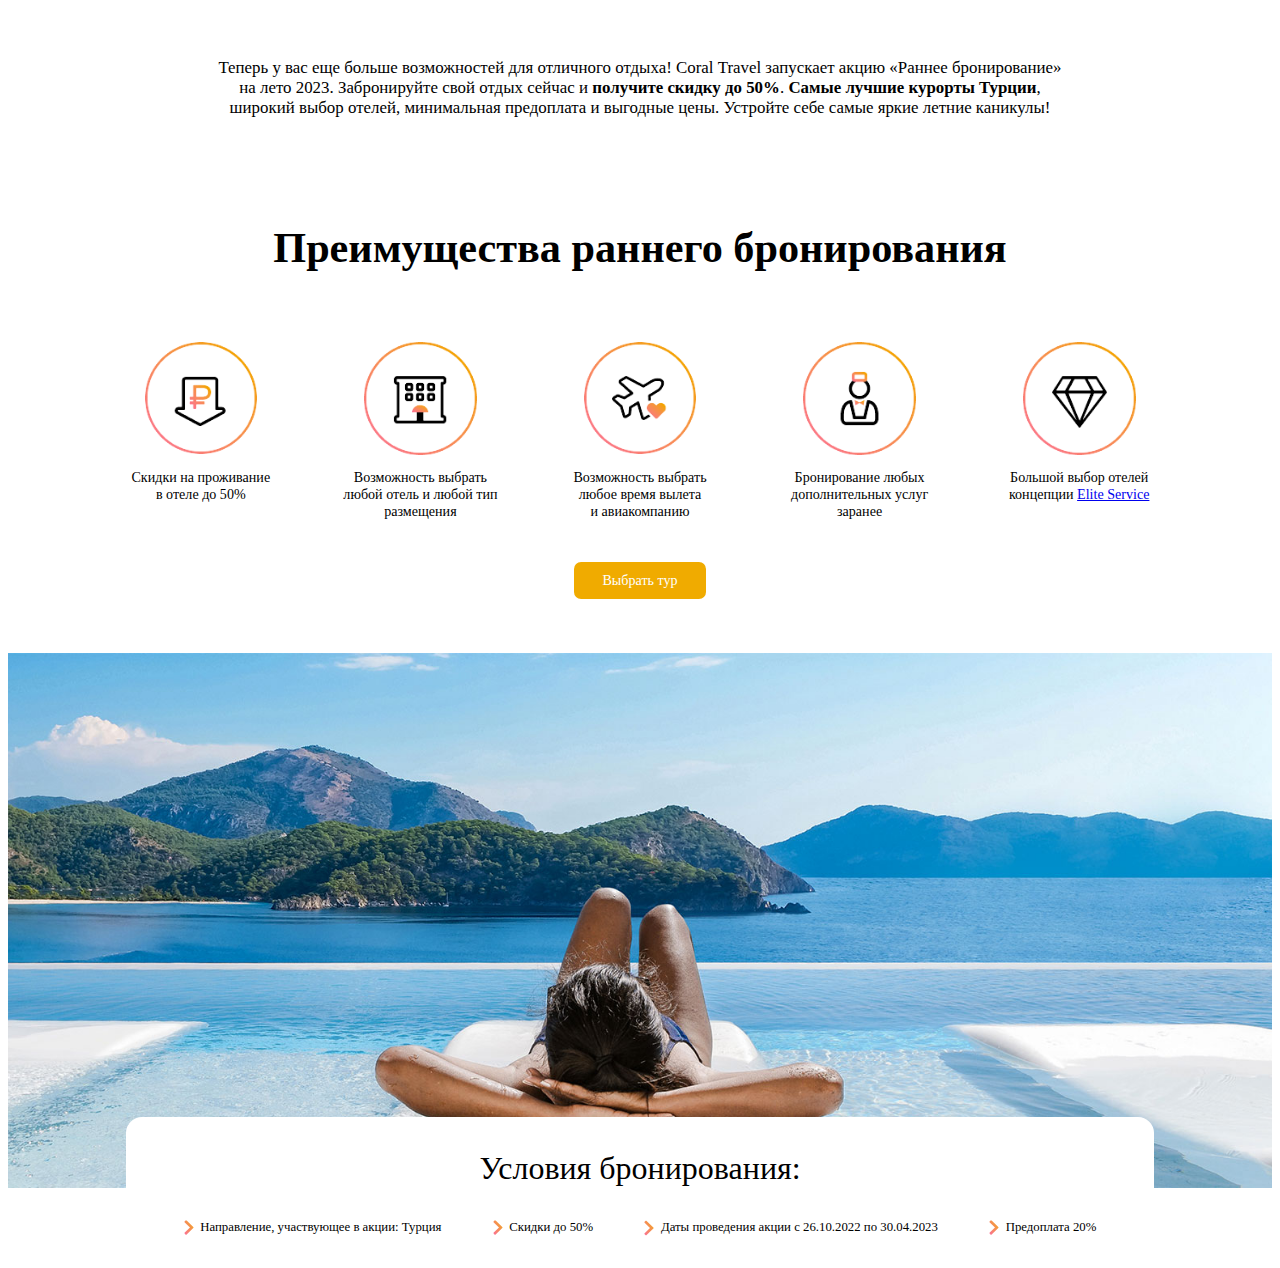
<file: site/coral.ru/intro.html>
<body>
<link rel="stylesheet" href="css/intro.css">

<div id="site-wrap">

    <section class="more-opportunities">
        <div class="contenu">
            <p>
                Теперь у вас еще больше возможностей для отличного отдыха! Coral Travel запускает акцию «Раннее бронирование» на лето 2023.
                Забронируйте свой отдых сейчас и <strong>получите скидку до 50%</strong>.
                <strong>Самые лучшие курорты Турции</strong>, широкий выбор отелей, минимальная предоплата и выгодные цены. Устройте себе самые яркие летние каникулы!
            </p>
        </div>
    </section>

    <section class="benefits">
        <div class="contenu">
            <h2>Преимущества раннего бронирования</h2>
            <div class="benefit-list">
                <div>
                    <div class="icon" style="background-image: url(iii/icon-benefit-01.png);"><span> </span></div>
                    <div class="label">Скидки на проживание в отеле до 50%</div>
                </div>
                <div>
                    <div class="icon" style="background-image: url(iii/icon-benefit-02.png);"><span> </span></div>
                    <div class="label">Возможность выбрать любой отель и любой тип размещения</div>
                </div>
                <div>
                    <div class="icon" style="background-image: url(iii/icon-benefit-03.png);"><span> </span></div>
                    <div class="label">Возможность выбрать любое время вылета и авиакомпанию</div>
                </div>
                <div>
                    <div class="icon" style="background-image: url(iii/icon-benefit-04.png);"><span> </span></div>
                    <div class="label">Бронирование любых дополнительных услуг заранее</div>
                </div>
                <div>
                    <div class="icon" style="background-image: url(iii/icon-benefit-05.png);"><span> </span></div>
                    <div class="label">Большой выбор отелей концепции <a href="https://www.coral.ru/concepts/elite-service/kontseptsiya-otdykha-elite-service/" target="_blank">Elite Service</a></div>
                </div>
            </div>
            <div class="actions">
                <a href="https://www.coral.ru/packagetours/moskva-to-turtsiya-tours/?q=%7b%22Bgn%22%3a%2201.05.2023%22%2c%22End%22%3a%2201.05.2023%22%2c%22Dr%22%3a%220%22%2c%22Acc%22%3a%227%2c8%2c9%2c10%2c11%2c12%2c13%2c14%22%2c%22Gest%22%3a%222%22%2c%22Q%22%3a%22U3WfGC%2bvA4wlfj6la2WXM76S%2bxrLF7Mo%2b1j2te5DVKGK38BquLjHE7Q5IJvnw1S07V%2fSEl2uragihM%2bDBmF9ZKZDOFMimxOTKzMBXKrYdC2Reb2L6ivgRiZR4S1hy96d3Wepgh%2fLpMfCBGnrf63VBQ%3d%3d%22%2c%22Ts%22%3a0%2c%22Las%22%3afalse%2c%22AcId%22%3a0%2c%22FDate%22%3a%220001-01-01T00%3a00%3a00Z%22%2c%22Ref%22%3afalse%2c%22Pstatus%22%3afalse%2c%22TransferPrice%22%3a0.0%2c%22Chr%22%3atrue%2c%22Rglr%22%3afalse%2c%22Srt%22%3a1%7d&f=%7B%22Rh%22:false,%22Ao%22:%5B%22available%22%5D%7D&page=1" class="buttonlike yellow" target="_blank">Выбрать тур</a>
            </div>
        </div>
    </section>

    <section class="terms-and-conditions">
        <div class="contenu"><span> </span></div>
        <div class="tc">
            <div class="heading">Условия бронирования:</div>
            <div class="list-items">
                <div class="item">Направление, участвующее в акции: Турция</div>
                <div class="item">Скидки до 50%</div>
                <div class="item">Даты проведения акции с 26.10.2022 по 30.04.2023</div>
                <div class="item">Предоплата 20%</div>
            </div>
        </div>
    </section>

    <script id="_intro_markup" type="mustache/template">
        <div class="video-box">
            <div class="backdrop"></div>
            <div id="vimeo-visual-desktop" data-vimeo-id="763677286" class="vimeo-wrap hidden-on-mobile"></div>
            <div id="vimeo-visual-mobile" data-vimeo-id="763677274" class="vimeo-wrap hidden-on-desktop"></div>
            <div class="info-overlay">
                <div class="msg">
                    <h3>АКЦИЯ «РАНЕЕ БРОНИРОВАНИЕ»</h3>
                    <h2>Позволь себе больше</h2>
                    <h4>Минимальная предоплата, остальное &mdash; перед вылетом</h4>
                    <div class="note">* Предложение действительно до 30.04.2023</div>
                </div>
            </div>
        </div>
    </script>

</div>

<script src="https://player.vimeo.com/api/player.js"></script>
<script src="js/intro.js"></script>
</body>
</file>
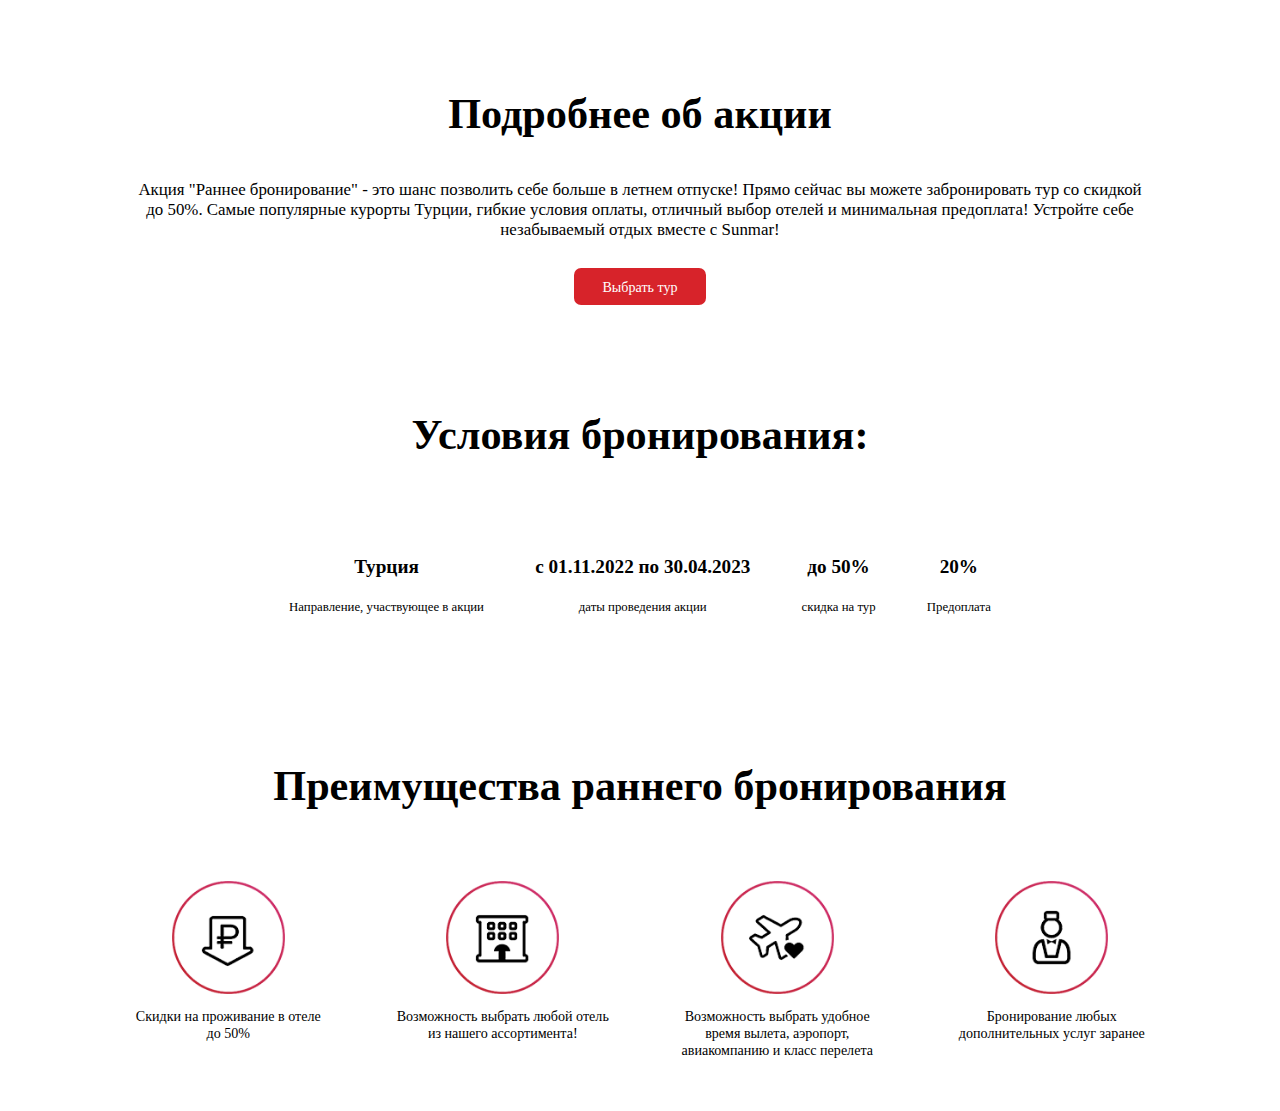
<file: site/sunmar.ru/intro.html>
<body>
<link rel="stylesheet" href="css/intro.css">

<div id="site-wrap">

    <section class="more-about">
        <div class="contenu">
            <h2>Подробнее об акции</h2>
            <p>
                Акция "Раннее бронирование" - это шанс позволить себе больше в летнем отпуске! Прямо сейчас вы можете
                забронировать тур со скидкой до 50%. Самые популярные курорты Турции, гибкие условия оплаты, отличный
                выбор отелей и минимальная предоплата! Устройте себе незабываемый отдых вместе с Sunmar!
            </p>
            <div class="actions">
                <a href="https://www.sunmar.ru/packagetours/moskva-to-turtsiya-tours/?q=%7b%22Bgn%22%3a%2201.05.2023%22%2c%22End%22%3a%2201.05.2023%22%2c%22Dr%22%3a%220%22%2c%22Acc%22%3a%227%22%2c%22Gest%22%3a%222%22%2c%22Q%22%3a%22I4ZAX6m%2f8%2fP7MZXQS2TKUIQDsDQfM5GKeWw46%2bTjxwFJhLGo%2fODuiwTRLGz7dPNp6GKBYVMllk07lElkZcpfwRr7SI84ebz7XTV2zBPBaOgV8yy9ocfybASObJLTwgHjklBkDX1Ncf4DUUNstIGCMA%3d%3d%22%2c%22Ts%22%3a0%2c%22Las%22%3afalse%2c%22AcId%22%3a0%2c%22FDate%22%3a%220001-01-01T00%3a00%3a00Z%22%2c%22Ref%22%3afalse%2c%22Pstatus%22%3afalse%2c%22TransferPrice%22%3a0.0%2c%22Chr%22%3atrue%2c%22Rglr%22%3afalse%2c%22Srt%22%3a1%7d&f={%22Rh%22:false,%22Ao%22:[%22available%22]}&page=1" class="buttonlike red" target="_blank">Выбрать тур</a>
            </div>
        </div>
    </section>

    <section class="terms-and-conditions">
        <div class="contenu">
            <h2>Условия бронирования:</h2>
            <div class="tc">
                <div class="list-items">
                    <div class="item">
                        <h4>Турция</h4>
                        <p>Направление, участвующее в акции</p>
                    </div>
                    <div class="item">
                        <h4>с 01.11.2022 по 30.04.2023</h4>
                        <p>даты проведения акции</p>
                    </div>
                    <div class="item">
                        <h4>до 50%</h4>
                        <p>скидка на тур</p>
                    </div>
                    <div class="item">
                        <h4>20%</h4>
                        <p>Предоплата</p>
                    </div>
                </div>
            </div>
        </div>
    </section>

    <section class="benefits">
        <div class="contenu">
            <h2>Преимущества раннего бронирования</h2>
            <div class="benefit-list">
                <div>
                    <div class="icon" style="background-image: url(iii/icon-benefit-01.png);"><span> </span></div>
                    <div class="label">Скидки на проживание в отеле до 50%</div>
                </div>
                <div>
                    <div class="icon" style="background-image: url(iii/icon-benefit-02.png);"><span> </span></div>
                    <div class="label">Возможность выбрать любой отель из нашего ассортимента!</div>
                </div>
                <div>
                    <div class="icon" style="background-image: url(iii/icon-benefit-03.png);"><span> </span></div>
                    <div class="label">Возможность выбрать удобное время вылета, аэропорт, авиакомпанию и класс перелета</div>
                </div>
                <div>
                    <div class="icon" style="background-image: url(iii/icon-benefit-04.png);"><span> </span></div>
                    <div class="label">Бронирование любых дополнительных услуг заранее</div>
                </div>
            </div>
        </div>
    </section>

    <script id="_intro_markup" type="mustache/template">
        <div class="video-box">
            <div class="backdrop"></div>
<!--            <div id="vimeo-visual-desktop" data-vimeo-id="763677286" class="vimeo-wrap hidden-on-mobile"></div>-->
<!--            <div id="vimeo-visual-mobile" data-vimeo-id="763677274" class="vimeo-wrap hidden-on-desktop"></div>-->
            <div class="info-overlay">
                <div class="msg">
                    <h2>Позволь себе больше на отдыхе в Турции</h2>
                    <h3>
                        Предоплата 20%, остальное &mdash; перед вылетом.
                        <br>
                        По акции «Раннее бронирование».
                    </h3>
                </div>
            </div>
        </div>
    </script>

</div>

<script src="https://player.vimeo.com/api/player.js"></script>
<script src="js/intro.js"></script>
</body>
</file>
<file: site/coral.ru/css/intro.css>
.reset {
  position: static;
  left: auto;
  top: auto;
  right: auto;
  bottom: auto;
  width: auto;
  height: auto;
  margin: 0;
  padding: 0;
  -webkit-transform: none;
  -moz-transform: none;
  -ms-transform: none;
  -o-transform: none;
  transform: none;
  background: none;
}
.bbox,
.bbox * {
  box-sizing: border-box;
}
.interactive {
  -webkit-user-select: none;
  -moz-user-select: none;
  -ms-user-select: none;
  user-select: none;
}
.interactive:active {
  -webkit-transform: translateY(2px);
  -moz-transform: translateY(2px);
  -ms-transform: translateY(2px);
  -o-transform: translateY(2px);
  transform: translateY(2px);
}
.abs100x100 {
  position: absolute;
  left: 0;
  top: 0;
  width: 100%;
  height: 100%;
}
.centering {
  display: table !important;
  width: 100%;
  height: 100%;
}
.centering > *:first-child {
  width: 100%;
  height: 100%;
  display: table-cell;
  text-align: center;
  vertical-align: middle;
}
.centering > *:first-child > *:first-child {
  display: inline-block;
}
@media screen and (max-width: 768px) {
  .hidden-on-mobile {
    display: none !important;
  }
}
@media screen and (min-width: 769px) {
  .hidden-on-desktop {
    display: none !important;
  }
}
.rur:not(:empty):after {
  content: ' \20BD ';
}
.flex-center {
  display: flex;
  justify-content: center;
  align-items: center;
}
#site-wrap,
#site-wrap * {
  box-sizing: border-box;
}
#site-wrap section + section {
  margin-top: 3%;
}
@media screen and (max-width: 768px) {
  #site-wrap section + section {
    margin-top: 10%;
  }
}
#site-wrap section > .contenu {
  max-width: 1370px;
  margin: auto;
  padding: 1rem;
  font-size: 1.1vw;
  display: flex;
  flex-direction: column;
  align-items: center;
}
@media screen and (max-width: 1440px) {
  #site-wrap section > .contenu {
    max-width: 1130px;
  }
}
@media screen and (min-width: 1440px) {
  #site-wrap section > .contenu {
    font-size: 15.84px;
  }
}
#site-wrap section > .contenu > * {
  max-width: 100%;
}
@media screen and (max-width: 768px) {
  #site-wrap section > .contenu {
    font-size: 1.2em;
  }
}
@media screen and (max-width: 576px) {
  #site-wrap section > .contenu {
    font-size: 1.3em;
  }
}
#site-wrap section > .contenu h2 {
  text-align: center;
  margin-bottom: 1em;
  font-size: 3em;
  max-width: 20em;
}
@media screen and (max-width: 768px) {
  #site-wrap section > .contenu h2 {
    font-size: 2.6em;
    padding: 0 0.5em;
  }
}
@media screen and (max-width: 576px) {
  #site-wrap section > .contenu h2 {
    font-size: 2em;
  }
}
#site-wrap section > .contenu h3 {
  text-align: center;
  font-size: 2em;
}
#site-wrap section > .contenu ul li:before,
#site-wrap section > .contenu ul li:after {
  display: none;
}
#site-wrap section > .contenu .buttonlike {
  -webkit-user-select: none;
  -moz-user-select: none;
  -ms-user-select: none;
  user-select: none;
  display: inline-flex;
  justify-content: center;
  align-items: center;
  text-align: center;
  line-height: 1;
  font-size: inherit;
  height: 2.6em;
  padding: 0 2em;
  border: 0;
  text-decoration: none;
  border-radius: 0.5em;
}
#site-wrap section > .contenu .buttonlike:active {
  -webkit-transform: translateY(2px);
  -moz-transform: translateY(2px);
  -ms-transform: translateY(2px);
  -o-transform: translateY(2px);
  transform: translateY(2px);
}
#site-wrap section > .contenu .buttonlike.transparent {
  color: inherit;
  border: 1px solid currentColor;
}
#site-wrap section > .contenu .buttonlike.yellow {
  color: white;
  background-color: #F0AB00;
}
#site-wrap section > .contenu .buttonlike.blue {
  color: white;
  background-color: #0093D0;
}
#site-wrap section > .contenu .buttonlike.deepblue {
  color: white;
  background-color: #0F2855;
}
#site-wrap section > .contenu .buttonlike.red {
  color: white;
  background-color: #D7232A;
}
body .contentLayout-BaseContainer {
  max-width: 100%;
  overflow: hidden;
}
body .contentLayout-BaseContainer .notcritical {
  padding: 0!important;
}
body .contentLayout-BaseContainer .notcritical > .container {
  margin: 0!important;
  padding: 0!important;
  max-width: none!important;
}
body .contentLayout-BaseContainer .notcritical > .container .widgetcontainer {
  margin-bottom: 0;
}
body .contentLayout-BaseContainer .notcritical > .container > .row .leftcol {
  display: none;
}
body .contentLayout-BaseContainer .notcritical > .container > .row .rightcol {
  max-width: none;
  flex-basis: auto;
}
body .contentLayout-BaseContainer .notcritical > .container > .row .rightcol > h1 {
  display: none;
}
#site-wrap section.more-opportunities > .contenu {
  font-weight: normal;
}
#site-wrap section.more-opportunities > .contenu p {
  max-width: 50em;
  margin: 2em auto 0;
  font-size: 1.2em;
  text-align: center;
}
@media screen and (max-width: 768px) {
  #site-wrap section.more-opportunities > .contenu p {
    padding: 0 2em;
  }
}
#site-wrap section.benefits > .contenu .benefit-list {
  display: flex;
  flex-wrap: wrap;
  justify-content: center;
}
#site-wrap section.benefits > .contenu .benefit-list > * {
  flex: 1 1 20%;
  display: flex;
  flex-direction: column;
  padding: 2em;
  align-items: center;
  text-align: center;
}
#site-wrap section.benefits > .contenu .benefit-list > * > * {
  max-width: 100%;
}
@media screen and (max-width: 768px) {
  #site-wrap section.benefits > .contenu .benefit-list > * {
    flex: 1 1 50%;
  }
}
#site-wrap section.benefits > .contenu .benefit-list > * .icon {
  position: relative;
  width: 8em;
  max-width: 132px;
  background: center no-repeat;
  background-size: contain;
}
#site-wrap section.benefits > .contenu .benefit-list > * .icon:before {
  content: '';
  display: block;
  padding-top: 100%;
}
#site-wrap section.benefits > .contenu .benefit-list > * .icon > * {
  position: absolute;
  left: 0;
  top: 0;
  width: 100%;
  height: 100%;
}
#site-wrap section.benefits > .contenu .benefit-list > * .label {
  margin-top: 1em;
  font-weight: normal;
}
#site-wrap section.benefits > .contenu .benefit-list > * .label a {
  font-family: inherit;
  font-size: inherit;
  line-height: inherit;
}
#site-wrap section.benefits > .contenu .actions {
  display: flex;
  justify-content: center;
  align-items: center;
  margin-top: 1em;
}
#site-wrap section.terms-and-conditions {
  position: relative;
  background: url("../iii/visual-01-desktop.jpg") center no-repeat;
  background-size: auto 100%;
  margin-bottom: 5em;
}
@media screen and (max-width: 768px) {
  #site-wrap section.terms-and-conditions {
    background-image: url(../iii/visual-01-mobile.jpg);
    margin-bottom: 40%;
  }
}
#site-wrap section.terms-and-conditions > .contenu {
  position: relative;
}
#site-wrap section.terms-and-conditions > .contenu:before {
  content: '';
  display: block;
  padding-top: 45.83333333%;
}
#site-wrap section.terms-and-conditions > .contenu > * {
  position: absolute;
  left: 0;
  top: 0;
  width: 100%;
  height: 100%;
}
@media screen and (max-width: 768px) {
  #site-wrap section.terms-and-conditions > .contenu {
    position: relative;
  }
  #site-wrap section.terms-and-conditions > .contenu:before {
    content: '';
    display: block;
    padding-top: 100%;
  }
  #site-wrap section.terms-and-conditions > .contenu > * {
    position: absolute;
    left: 0;
    top: 0;
    width: 100%;
    height: 100%;
  }
}
#site-wrap section.terms-and-conditions .tc {
  position: absolute;
  bottom: -5em;
  left: 50%;
  transform: translateX(-50%);
  display: flex;
  flex-direction: column;
  align-items: center;
  background-color: white;
  padding: 2em;
  border-radius: 1em;
}
#site-wrap section.terms-and-conditions .tc > * {
  max-width: 100%;
}
@media screen and (max-width: 768px) {
  #site-wrap section.terms-and-conditions .tc {
    bottom: -16em;
  }
}
@media screen and (max-width: 576px) {
  #site-wrap section.terms-and-conditions .tc {
    bottom: -14em;
  }
}
#site-wrap section.terms-and-conditions .tc .heading {
  font-size: 2em;
  margin-bottom: 1em;
  line-height: 1.2;
}
#site-wrap section.terms-and-conditions .tc .list-items {
  display: flex;
  justify-content: center;
  font-size: 1.2em;
}
@media screen and (max-width: 1440px) {
  #site-wrap section.terms-and-conditions .tc .list-items {
    font-size: 1vw;
  }
}
@media screen and (max-width: 768px) {
  #site-wrap section.terms-and-conditions .tc .list-items {
    flex-direction: column;
    font-size: 3vw;
  }
}
#site-wrap section.terms-and-conditions .tc .list-items .item {
  display: inline-flex;
  align-items: center;
  font-weight: normal;
  padding: 0 2em;
  line-height: 1.2;
  white-space: nowrap;
}
@media screen and (max-width: 768px) {
  #site-wrap section.terms-and-conditions .tc .list-items .item {
    padding: 1em;
  }
}
#site-wrap section.terms-and-conditions .tc .list-items .item:before {
  content: '';
  width: 0.8em;
  height: 1.26666667em;
  background: url("[data-uri]") center no-repeat;
  background-size: contain;
  margin-right: 0.5em;
}
body .subpage-search-bg > .background {
  position: static;
  left: auto;
  top: auto;
  right: auto;
  bottom: auto;
  width: auto;
  height: auto;
  margin: 0;
  padding: 0;
  -webkit-transform: none;
  -moz-transform: none;
  -ms-transform: none;
  -o-transform: none;
  transform: none;
  background: none;
  position: relative;
}
body .subpage-search-bg > .background:before {
  content: unset;
}
body .subpage-search-bg > .background .video-box {
  position: relative;
  width: 100%;
}
body .subpage-search-bg > .background .video-box:before {
  content: '';
  display: block;
  padding-top: 34.6875%;
}
body .subpage-search-bg > .background .video-box > * {
  position: absolute;
  left: 0;
  top: 0;
  width: 100%;
  height: 100%;
}
@media screen and (max-width: 768px) {
  body .subpage-search-bg > .background .video-box {
    position: relative;
  }
  body .subpage-search-bg > .background .video-box:before {
    content: '';
    display: block;
    padding-top: 130.55555556%;
  }
  body .subpage-search-bg > .background .video-box > * {
    position: absolute;
    left: 0;
    top: 0;
    width: 100%;
    height: 100%;
  }
}
body .subpage-search-bg > .background .video-box .backdrop {
  background: url("../iii/_intro-backdrop-desktop.jpg") center no-repeat;
  background-size: cover;
}
@media screen and (max-width: 768px) {
  body .subpage-search-bg > .background .video-box .backdrop {
    background-image: url(../iii/_intro-backdrop-mobile.jpg);
  }
}
body .subpage-search-bg > .background .video-box .vimeo-wrap {
  opacity: 0;
  -webkit-transition: opacity 1s;
  -moz-transition: opacity 1s;
  -ms-transition: opacity 1s;
  -o-transition: opacity 1s;
  transition: opacity 1s;
}
body .subpage-search-bg > .background .video-box .vimeo-wrap.playback {
  opacity: 1;
}
body .subpage-search-bg > .background .video-box .vimeo-wrap iframe {
  position: absolute;
  left: 0;
  top: 0;
  width: 100%;
  height: 100%;
}
body .subpage-search-bg > .background .video-box video {
  object-fit: cover;
}
body .subpage-search-bg > .background .video-box .info-overlay .msg {
  display: flex;
  flex-direction: column;
  justify-content: center;
  position: absolute;
  width: 30em;
  left: 50%;
  transform: translateX(-682px);
  height: 100%;
  padding: 5% 0;
  color: white;
  font-weight: normal;
}
body .subpage-search-bg > .background .video-box .info-overlay .msg > * {
  max-width: 100%;
}
@media screen and (max-width: 1439px) {
  body .subpage-search-bg > .background .video-box .info-overlay .msg {
    transform: translateX(-564px);
    font-size: 0.8vw;
  }
}
@media screen and (max-width: 1199px) {
  body .subpage-search-bg > .background .video-box .info-overlay .msg {
    padding-top: 10%;
    transform: none;
    left: 5%;
  }
}
@media screen and (max-width: 768px) {
  body .subpage-search-bg > .background .video-box .info-overlay .msg {
    width: 100%;
    text-align: center;
    left: 0;
    height: auto;
    font-size: 2.5vw;
    padding-top: 12%;
  }
}
body .subpage-search-bg > .background .video-box .info-overlay .msg h2,
body .subpage-search-bg > .background .video-box .info-overlay .msg h3,
body .subpage-search-bg > .background .video-box .info-overlay .msg h4 {
  color: inherit;
  margin: 0.3em 0;
  line-height: 1.1;
}
body .subpage-search-bg > .background .video-box .info-overlay .msg h2 {
  font-size: 4em;
  font-weight: bold;
}
body .subpage-search-bg > .background .video-box .info-overlay .msg h3 {
  font-size: 1.75em;
}
body .subpage-search-bg > .background .video-box .info-overlay .msg h4 {
  font-size: 1.75em;
  font-weight: normal;
}
body .subpage-search-bg > .background .video-box .info-overlay .msg .note {
  position: absolute;
  left: 0;
  bottom: 2%;
  width: 100%;
}
body .subpage-search-bg .searchtabsmain {
  position: absolute;
  left: 0;
  top: 0;
  width: 100%;
}
body .subpage-search-bg .bcrumb {
  display: none!important;
}
.widgetcontainer:nth-of-type(2) {
  display: flex;
  flex-direction: column;
  align-items: center;
  padding: 3% 30px;
}
.widgetcontainer:nth-of-type(2) > * {
  max-width: 100%;
}
@media screen and (max-width: 768px) {
  .widgetcontainer:nth-of-type(2) {
    padding: 5% 30px;
  }
}
.widgetcontainer:nth-of-type(2) #hotels-set {
  width: 100%;
  max-width: 1280px;
  margin: auto;
}
</file>
<file: site/sunmar.ru/css/intro.css>
.reset {
  position: static;
  left: auto;
  top: auto;
  right: auto;
  bottom: auto;
  width: auto;
  height: auto;
  margin: 0;
  padding: 0;
  -webkit-transform: none;
  -moz-transform: none;
  -ms-transform: none;
  -o-transform: none;
  transform: none;
  background: none;
}
.bbox,
.bbox * {
  box-sizing: border-box;
}
.interactive {
  -webkit-user-select: none;
  -moz-user-select: none;
  -ms-user-select: none;
  user-select: none;
}
.interactive:active {
  -webkit-transform: translateY(2px);
  -moz-transform: translateY(2px);
  -ms-transform: translateY(2px);
  -o-transform: translateY(2px);
  transform: translateY(2px);
}
.abs100x100 {
  position: absolute;
  left: 0;
  top: 0;
  width: 100%;
  height: 100%;
}
.centering {
  display: table !important;
  width: 100%;
  height: 100%;
}
.centering > *:first-child {
  width: 100%;
  height: 100%;
  display: table-cell;
  text-align: center;
  vertical-align: middle;
}
.centering > *:first-child > *:first-child {
  display: inline-block;
}
@media screen and (max-width: 768px) {
  .hidden-on-mobile {
    display: none !important;
  }
}
@media screen and (min-width: 769px) {
  .hidden-on-desktop {
    display: none !important;
  }
}
.rur:not(:empty):after {
  content: ' \20BD ';
}
.flex-center {
  display: flex;
  justify-content: center;
  align-items: center;
}
#site-wrap,
#site-wrap * {
  box-sizing: border-box;
}
#site-wrap section + section {
  margin-top: 3%;
}
@media screen and (max-width: 768px) {
  #site-wrap section + section {
    margin-top: 10%;
  }
}
#site-wrap section > .contenu {
  max-width: 1370px;
  margin: auto;
  padding: 1rem;
  font-size: 1.1vw;
  display: flex;
  flex-direction: column;
  align-items: center;
}
@media screen and (max-width: 1440px) {
  #site-wrap section > .contenu {
    max-width: 1130px;
  }
}
@media screen and (min-width: 1440px) {
  #site-wrap section > .contenu {
    font-size: 15.84px;
  }
}
#site-wrap section > .contenu > * {
  max-width: 100%;
}
@media screen and (max-width: 768px) {
  #site-wrap section > .contenu {
    font-size: 1.2em;
  }
}
@media screen and (max-width: 576px) {
  #site-wrap section > .contenu {
    font-size: 1.3em;
  }
}
#site-wrap section > .contenu h2 {
  text-align: center;
  margin-bottom: 1em;
  font-size: 3em;
  max-width: 20em;
}
@media screen and (max-width: 768px) {
  #site-wrap section > .contenu h2 {
    font-size: 2.6em;
    padding: 0 0.5em;
  }
}
@media screen and (max-width: 576px) {
  #site-wrap section > .contenu h2 {
    font-size: 2em;
  }
}
#site-wrap section > .contenu h3 {
  text-align: center;
  font-size: 2em;
}
#site-wrap section > .contenu ul li:before,
#site-wrap section > .contenu ul li:after {
  display: none;
}
#site-wrap section > .contenu .buttonlike {
  -webkit-user-select: none;
  -moz-user-select: none;
  -ms-user-select: none;
  user-select: none;
  display: inline-flex;
  justify-content: center;
  align-items: center;
  text-align: center;
  line-height: 1;
  font-size: inherit;
  height: 2.6em;
  padding: 0 2em;
  border: 0;
  text-decoration: none;
  border-radius: 0.5em;
}
#site-wrap section > .contenu .buttonlike:active {
  -webkit-transform: translateY(2px);
  -moz-transform: translateY(2px);
  -ms-transform: translateY(2px);
  -o-transform: translateY(2px);
  transform: translateY(2px);
}
#site-wrap section > .contenu .buttonlike.transparent {
  color: inherit;
  border: 1px solid currentColor;
}
#site-wrap section > .contenu .buttonlike.yellow {
  color: white;
  background-color: #F0AB00;
}
#site-wrap section > .contenu .buttonlike.blue {
  color: white;
  background-color: #0093D0;
}
#site-wrap section > .contenu .buttonlike.deepblue {
  color: white;
  background-color: #0F2855;
}
#site-wrap section > .contenu .buttonlike.red {
  color: white;
  background-color: #D7232A;
}
body .contentLayout-BaseContainer {
  max-width: 100%;
  overflow: hidden;
}
body .contentLayout-BaseContainer .notcritical {
  padding: 0!important;
}
body .contentLayout-BaseContainer .notcritical > .container {
  margin: 0!important;
  padding: 0!important;
  max-width: none!important;
}
body .contentLayout-BaseContainer .notcritical > .container .widgetcontainer {
  margin-bottom: 0;
}
body .contentLayout-BaseContainer .notcritical > .container > .row .leftcol {
  display: none;
}
body .contentLayout-BaseContainer .notcritical > .container > .row .rightcol {
  max-width: none;
  flex-basis: auto;
}
body .contentLayout-BaseContainer .notcritical > .container > .row .rightcol > h1 {
  display: none;
}
#site-wrap section.more-about {
  margin-top: 3%;
}
#site-wrap section.more-about > .contenu p {
  max-width: 60em;
  margin: 0 auto;
  font-size: 1.2em;
  text-align: center;
}
@media screen and (max-width: 768px) {
  #site-wrap section.more-about > .contenu p {
    padding: 0 2em;
  }
}
#site-wrap section.more-about > .contenu .actions {
  display: flex;
  justify-content: center;
  align-items: center;
  margin-top: 2em;
}
#site-wrap section.benefits > .contenu .benefit-list {
  display: flex;
  flex-wrap: wrap;
  justify-content: center;
}
#site-wrap section.benefits > .contenu .benefit-list > * {
  flex: 1 1 20%;
  display: flex;
  flex-direction: column;
  padding: 2em;
  align-items: center;
  text-align: center;
}
#site-wrap section.benefits > .contenu .benefit-list > * > * {
  max-width: 100%;
}
@media screen and (max-width: 768px) {
  #site-wrap section.benefits > .contenu .benefit-list > * {
    flex: 1 1 50%;
  }
}
#site-wrap section.benefits > .contenu .benefit-list > * .icon {
  position: relative;
  width: 8em;
  max-width: 132px;
  background: center no-repeat;
  background-size: contain;
}
#site-wrap section.benefits > .contenu .benefit-list > * .icon:before {
  content: '';
  display: block;
  padding-top: 100%;
}
#site-wrap section.benefits > .contenu .benefit-list > * .icon > * {
  position: absolute;
  left: 0;
  top: 0;
  width: 100%;
  height: 100%;
}
#site-wrap section.benefits > .contenu .benefit-list > * .label {
  margin-top: 1em;
}
#site-wrap section.benefits > .contenu .benefit-list > * .label a {
  font-family: inherit;
  font-size: inherit;
  line-height: inherit;
}
#site-wrap section.terms-and-conditions > .contenu .tc {
  background-color: white;
  padding: 2em;
  border-radius: 1em;
}
#site-wrap section.terms-and-conditions > .contenu .tc .list-items {
  display: flex;
  justify-content: center;
  font-size: 1.2em;
}
@media screen and (max-width: 1440px) {
  #site-wrap section.terms-and-conditions > .contenu .tc .list-items {
    font-size: 1vw;
  }
}
@media screen and (max-width: 768px) {
  #site-wrap section.terms-and-conditions > .contenu .tc .list-items {
    flex-wrap: wrap;
    font-size: 3.5vw;
  }
}
#site-wrap section.terms-and-conditions > .contenu .tc .list-items .item {
  display: flex;
  flex-direction: column;
  align-items: center;
  text-align: center;
  padding: 0 2em;
  line-height: 1.2;
}
#site-wrap section.terms-and-conditions > .contenu .tc .list-items .item > * {
  max-width: 100%;
}
@media screen and (max-width: 768px) {
  #site-wrap section.terms-and-conditions > .contenu .tc .list-items .item {
    padding: 1em;
  }
}
#site-wrap section.terms-and-conditions > .contenu .tc .list-items .item h4 {
  font-size: 1.5em;
  margin-bottom: 0.5em;
}
body .subpage-search-bg > .background {
  position: static;
  left: auto;
  top: auto;
  right: auto;
  bottom: auto;
  width: auto;
  height: auto;
  margin: 0;
  padding: 0;
  -webkit-transform: none;
  -moz-transform: none;
  -ms-transform: none;
  -o-transform: none;
  transform: none;
  background: none;
  position: relative;
}
body .subpage-search-bg > .background:before {
  content: unset;
}
body .subpage-search-bg > .background .video-box {
  position: relative;
  width: 100%;
}
body .subpage-search-bg > .background .video-box:before {
  content: '';
  display: block;
  padding-top: 37.03703704%;
}
body .subpage-search-bg > .background .video-box > * {
  position: absolute;
  left: 0;
  top: 0;
  width: 100%;
  height: 100%;
}
@media screen and (max-width: 768px) {
  body .subpage-search-bg > .background .video-box {
    position: relative;
  }
  body .subpage-search-bg > .background .video-box:before {
    content: '';
    display: block;
    padding-top: 125%;
  }
  body .subpage-search-bg > .background .video-box > * {
    position: absolute;
    left: 0;
    top: 0;
    width: 100%;
    height: 100%;
  }
}
body .subpage-search-bg > .background .video-box .backdrop {
  background: url("../iii/intro-backdrop-desktop.jpg") center no-repeat;
  background-size: cover;
}
@media screen and (max-width: 768px) {
  body .subpage-search-bg > .background .video-box .backdrop {
    background-image: url(../iii/intro-backdrop-mobile.jpg);
  }
}
body .subpage-search-bg > .background .video-box .vimeo-wrap {
  opacity: 0;
  -webkit-transition: opacity 1s;
  -moz-transition: opacity 1s;
  -ms-transition: opacity 1s;
  -o-transition: opacity 1s;
  transition: opacity 1s;
}
body .subpage-search-bg > .background .video-box .vimeo-wrap.playback {
  opacity: 1;
}
body .subpage-search-bg > .background .video-box .vimeo-wrap iframe {
  position: absolute;
  left: 0;
  top: 0;
  width: 100%;
  height: 100%;
}
body .subpage-search-bg > .background .video-box video {
  object-fit: cover;
}
body .subpage-search-bg > .background .video-box .info-overlay .msg {
  display: flex;
  flex-direction: column;
  justify-content: center;
  position: absolute;
  width: 45em;
  left: 50%;
  transform: translateX(-682px);
  height: 100%;
  padding: 6% 0 0;
  color: white;
  font-weight: normal;
}
body .subpage-search-bg > .background .video-box .info-overlay .msg > * {
  max-width: 100%;
}
@media screen and (max-width: 1439px) {
  body .subpage-search-bg > .background .video-box .info-overlay .msg {
    transform: translateX(-564px);
    font-size: 0.8vw;
  }
}
@media screen and (max-width: 1199px) {
  body .subpage-search-bg > .background .video-box .info-overlay .msg {
    padding-top: 10%;
    transform: none;
    left: 5%;
  }
}
@media screen and (max-width: 768px) {
  body .subpage-search-bg > .background .video-box .info-overlay .msg {
    width: 100%;
    text-align: center;
    left: 0;
    height: auto;
    font-size: 2.2vw;
    padding: 12% 5% 0;
  }
}
body .subpage-search-bg > .background .video-box .info-overlay .msg h2,
body .subpage-search-bg > .background .video-box .info-overlay .msg h3,
body .subpage-search-bg > .background .video-box .info-overlay .msg h4 {
  color: inherit;
  margin: 0.3em 0;
  line-height: 1.1;
}
body .subpage-search-bg > .background .video-box .info-overlay .msg h2 {
  font-size: 3.5em;
  font-weight: bold;
}
body .subpage-search-bg > .background .video-box .info-overlay .msg h3 {
  font-size: 1.75em;
}
body .subpage-search-bg > .background .video-box .info-overlay .msg h4 {
  font-size: 1.75em;
  font-weight: normal;
}
body .subpage-search-bg > .background .video-box .info-overlay .msg .note {
  position: absolute;
  left: 0;
  bottom: 2%;
  width: 100%;
}
body .subpage-search-bg .searchtabsmain {
  position: absolute;
  left: 0;
  top: 0;
  width: 100%;
}
body .subpage-search-bg .bcrumb {
  display: none!important;
}
.widgetcontainer:nth-of-type(2) {
  display: flex;
  flex-direction: column;
  align-items: center;
  padding: 3% 30px;
}
.widgetcontainer:nth-of-type(2) > * {
  max-width: 100%;
}
@media screen and (max-width: 768px) {
  .widgetcontainer:nth-of-type(2) {
    padding: 5% 30px;
  }
}
.widgetcontainer:nth-of-type(2) #hotels-set {
  width: 100%;
  max-width: 1280px;
  margin: auto;
}
#hotels-set {
  width: 100%;
  max-width: 1280px;
  margin: auto;
}
</file>
